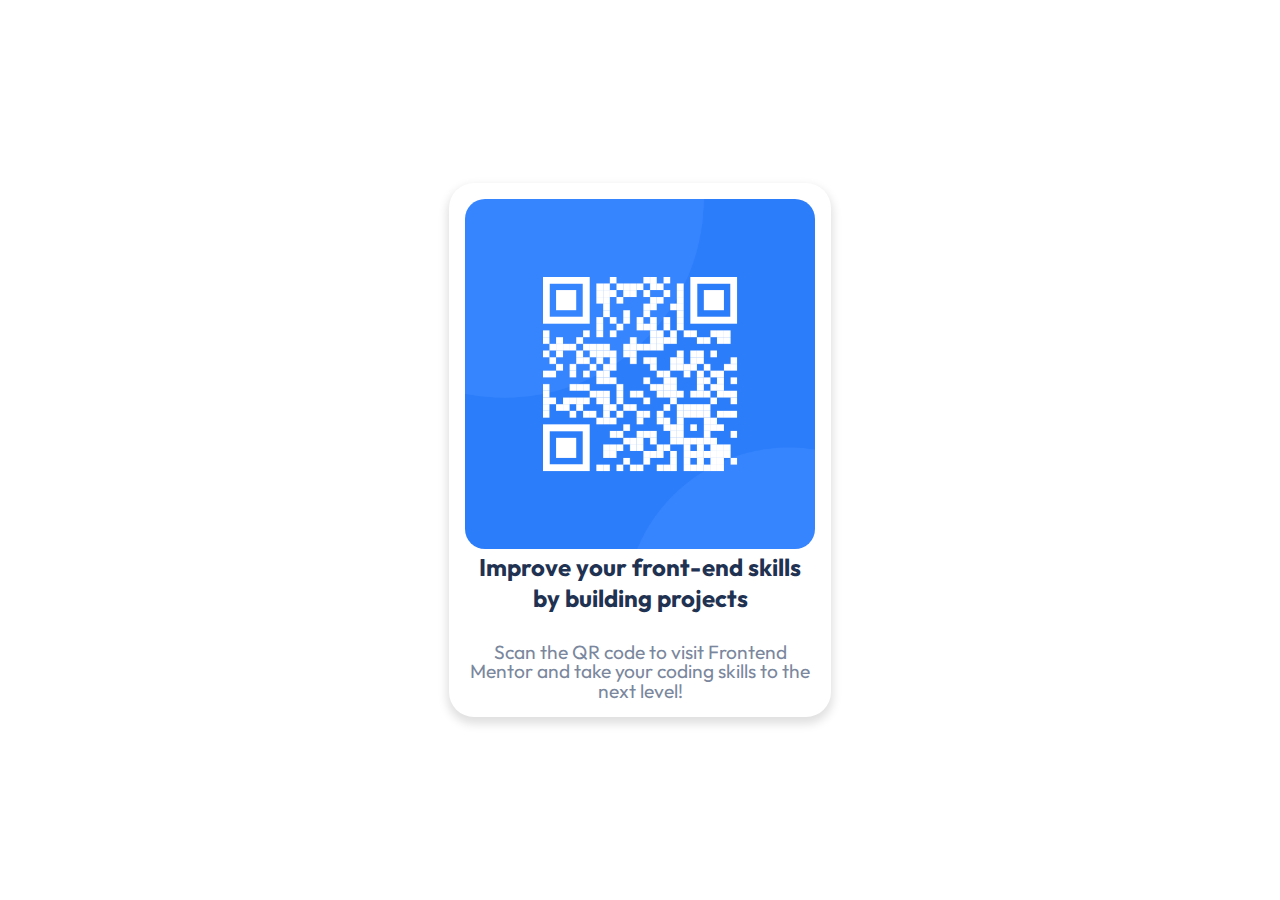
<file: qr-code-component-main/index.html>
<!DOCTYPE html>
<html lang="en">

<head>
  <meta charset="UTF-8">
  <meta name="viewport" content="width=device-width, initial-scale=1.0">
  <!-- displays site properly based on user's device -->

  <link rel="icon" type="image/png" sizes="32x32" href="./images/favicon-32x32.png">

  <title>Frontend Mentor | QR code component</title>
  <link rel="stylesheet" href="style.css">
</head>

<body>
  <div class="card">
    <div class="card-image">
      <img src="./images/image-qr-code.png" alt="qr-code">
    </div>

    <div class="card-body">
      <p class="card-title">
        Improve your front-end skills
        by building projects
      </p>
      <p class="card-text">
        Scan the QR code to visit Frontend Mentor and
        take your coding skills to the next level!
      </p>
    </div>
  </div>
</body>

</html>
</file>
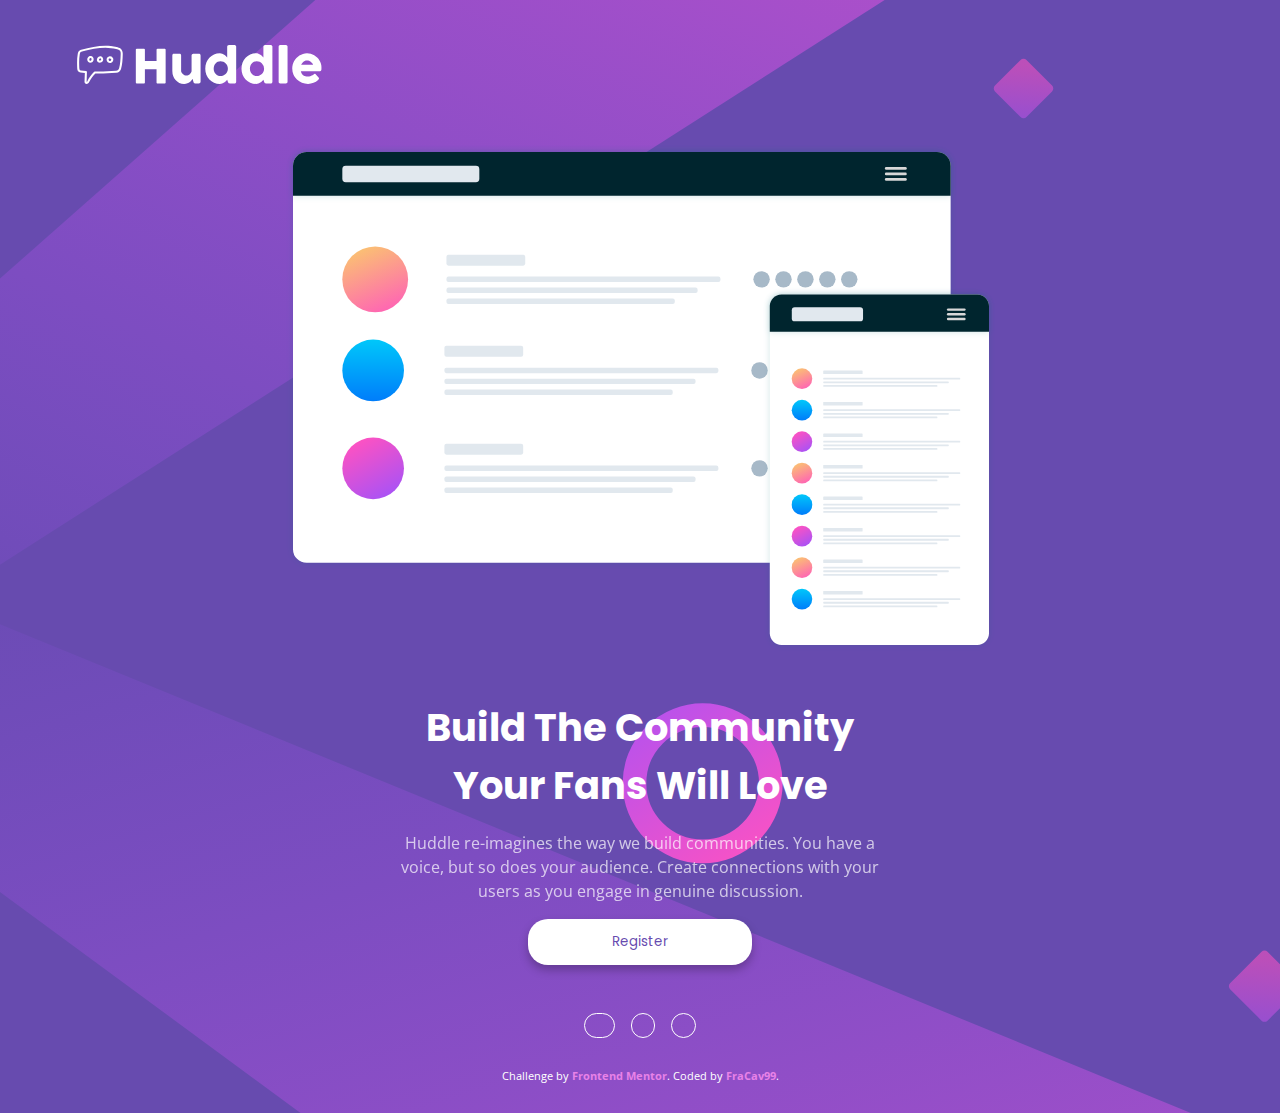
<file: challenges/newbie/huddle-landing-page-with-single-introductory-section-master/index.html>
<!DOCTYPE html>
<html lang="en">

<head>
  <meta charset="UTF-8">

  <!-- displays site properly based on user's device -->
  <meta name="viewport" content="width=device-width, initial-scale=1.0">

  <link rel="icon" type="image/png" sizes="32x32" href="./images/favicon-32x32.png">

  <title>Frontend Mentor | Huddle landing page with single introductory section</title>

  <!-- FontAwesome CDN -->
  <link rel="stylesheet" href="https://cdnjs.cloudflare.com/ajax/libs/font-awesome/6.1.2/css/all.min.css"
    integrity="sha512-1sCRPdkRXhBV2PBLUdRb4tMg1w2YPf37qatUFeS7zlBy7jJI8Lf4VHwWfZZfpXtYSLy85pkm9GaYVYMfw5BC1A=="
    crossorigin="anonymous" referrerpolicy="no-referrer" />

  <!-- Custom stylesheet -->
  <link rel="stylesheet" href="css/style.css">
</head>

<body>

  <main class="wrapper" role="main">
    <img src="./images/logo.svg" alt="huddle logo" class="logo">

    <div class="container">
      <img src="./images/illustration-mockups.svg" class="illustration" alt="">

      <div class="hero">
        <h1 class="title">Build The Community Your Fans Will Love</h1>
        <p class="description">
          Huddle re-imagines the way we build communities. You have a voice, but so does your audience.
          Create connections with your users as you engage in genuine discussion.
        </p>
        <button type="button" class="register-btn">Register</button>
      </div>
    </div>

    <div class="social">
      <a href="#" class="icon-container">
        <i class="fa-brands fa-facebook-f"></i>
      </a>
      <a href="#" class="icon-container">
        <i class="fa-brands fa-twitter"></i>
      </a>
      <a href="#" class="icon-container">
        <i class="fa-brands fa-instagram"></i>
      </a>
    </div>
  </main>

  <footer>
    <p class="attribution">
      Challenge by <a href="https://www.frontendmentor.io?ref=challenge" target="_blank">Frontend Mentor</a>.
      Coded by <a href="https://github.com/FraCav99">FraCav99</a>.
    </p>
  </footer>
</body>

</html>
</file>
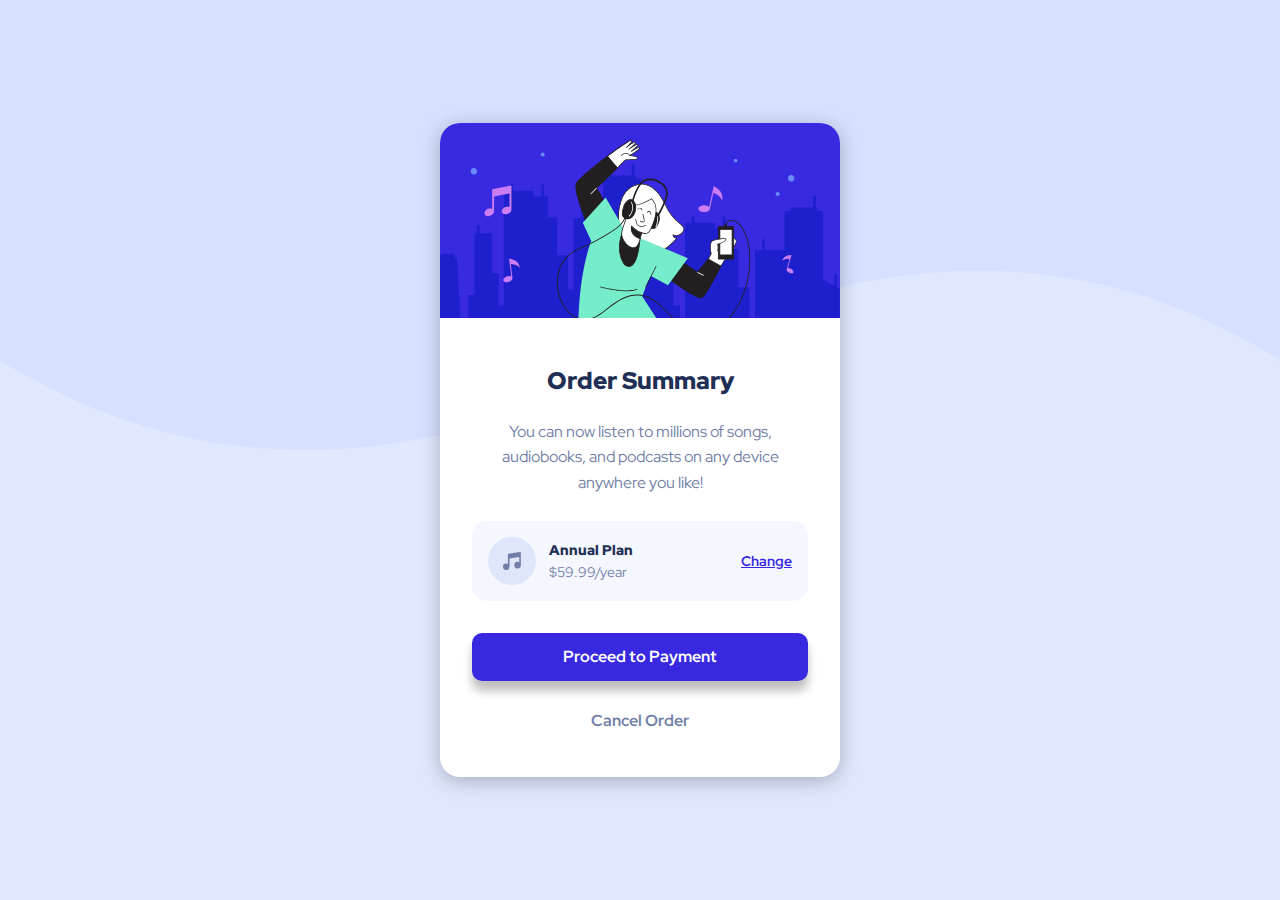
<file: challenges/newbie/order-summary-component-main/index.html>
<!DOCTYPE html>
<html lang="en">
<head>
  <meta charset="UTF-8">
  <meta name="viewport" content="width=device-width, initial-scale=1.0"> <!-- displays site properly based on user's device -->

  <link rel="icon" type="image/png" sizes="32x32" href="./images/favicon-32x32.png">
  
  <title>Frontend Mentor | Order summary card</title>
  <link rel="stylesheet" href="styles/style.css">
</head>
<body>
  <main class="card">
    <img
      class="hero"
      src="./images/illustration-hero.svg"
      alt="illustration-hero"
    >

    <div class="card__body">
      <h1 class="title">Order Summary</h1>
      
      <p class="description">
        You can now listen to millions of songs, audiobooks, and podcasts on any 
        device anywhere you like!
      </p>

      <div class="planning-container">
        <div class="planning-info">
          <img src="./images/icon-music.svg" alt="icon-music">
          <div>
            <p class="plan">Annual Plan</p>
            <p class="price">$59.99/year</p>
          </div>
        </div>
        <a href="#" class="change">Change</a>
      </div>

      <a href="#" class="btn-cta">Proceed to Payment</a>
      <a href="#" class="btn-dismiss">Cancel Order</a>
    </div>
  </main>
</body>
</html>
</file>
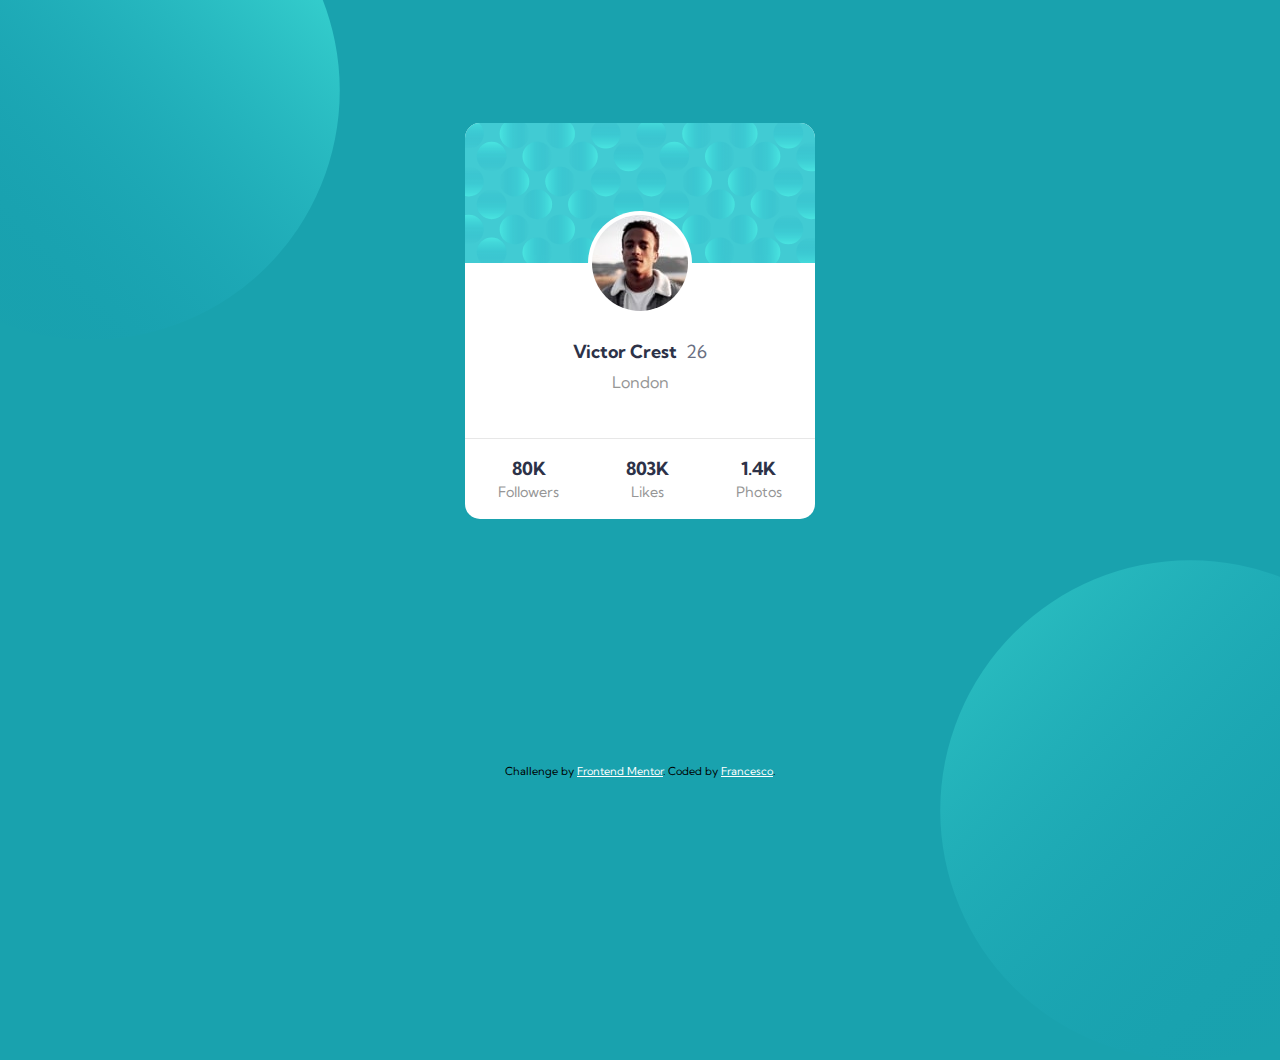
<file: challenges/newbie/profile-card-component-main/index.html>
<!DOCTYPE html>
<html lang="en">
<head>
  <meta charset="UTF-8">
  <meta name="viewport" content="width=device-width, initial-scale=1.0"> <!-- displays site properly based on user's device -->

  <link rel="icon" type="image/png" sizes="32x32" href="./images/favicon-32x32.png">
  
  <title>Frontend Mentor | Profile card component</title>

  <link rel="stylesheet" href="css/style.css">
</head>
<body>
  <img src="images/bg-pattern-top.svg" alt="" class="pattern top">
  <img src="images/bg-pattern-bottom.svg" alt="" class="pattern bottom">

  <main class="card">
    <img src="images/bg-pattern-card.svg" alt="" class="card-banner">
    <div class="card-details">
      <div class="propic">
        <img src="images/image-victor.jpg" alt="profile picture">
      </div>
      <div class="info">
        <h1 class="highlighted">Victor Crest <span class="age">26</span></h1>
        <p>London</p>
      </div>
      <div class="stats">
        <div class="stat-block">
          <p class="highlighted">80K</p>
          <p class="stat-text">Followers</p>
        </div>
        <div class="stat-block">
          <p class="highlighted">803K</p>
          <p class="stat-text">Likes</p>
        </div>
        <div class="stat-block">
          <p class="highlighted">1.4K</p>
          <p class="stat-text">Photos</p>
        </div>
      </div>
    </div>
  </main>
  <div class="attribution">
    Challenge by <a href="https://www.frontendmentor.io?ref=challenge" target="_blank">Frontend Mentor</a>. 
    Coded by <a href="https://github.com/FraCav99">Francesco</a>.
  </div>
</body>
</html>
</file>
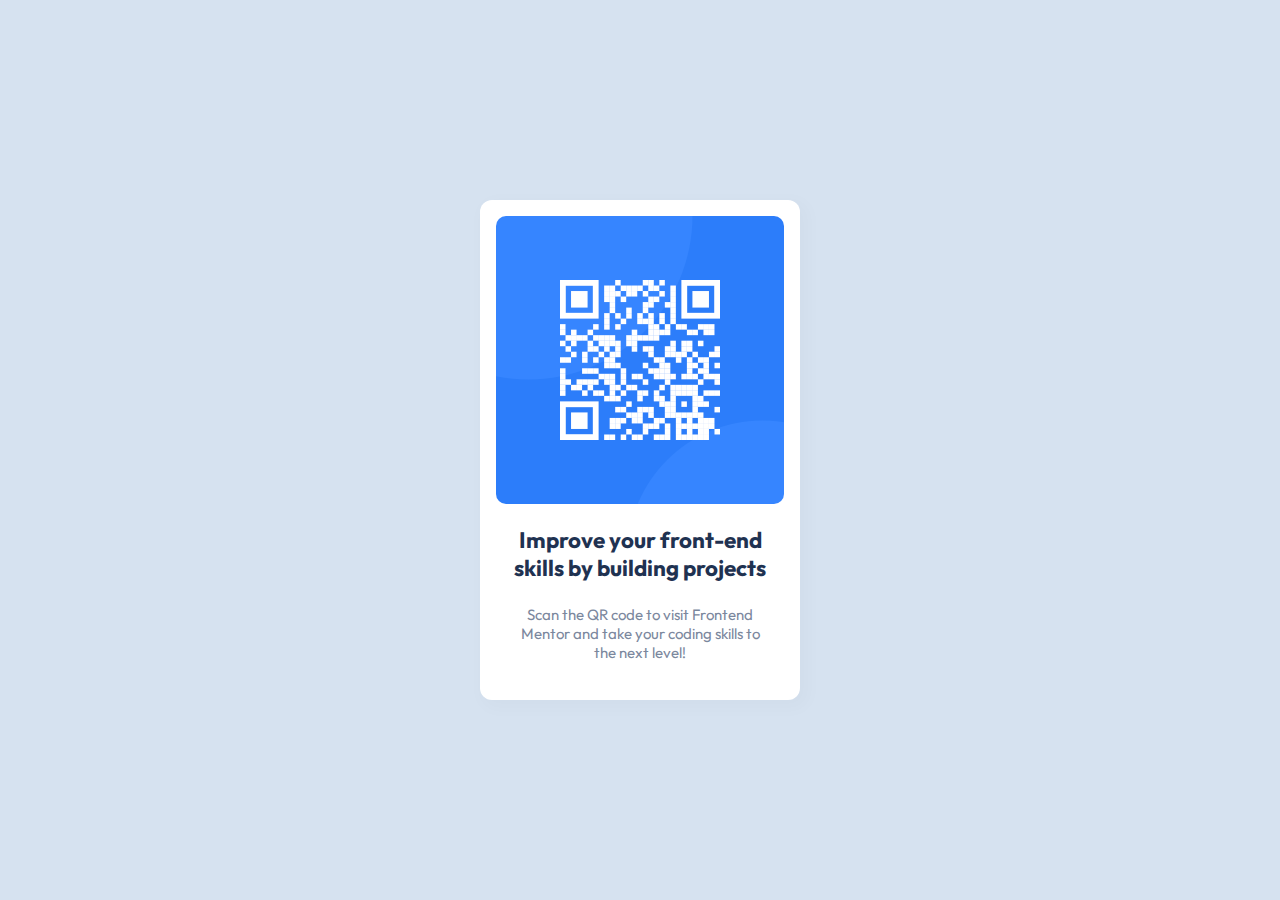
<file: challenges/newbie/qr-code-component-main/index.html>
<!DOCTYPE html>
<html lang="en">

<head>
  <meta charset="UTF-8">
  <meta name="viewport" content="width=device-width, initial-scale=1.0">
  <!-- displays site properly based on user's device -->

  <link rel="icon" type="image/png" sizes="32x32" href="./images/favicon-32x32.png">

  <title>Frontend Mentor | QR code component</title>
  <link rel="stylesheet" href="style.css">
</head>

<body>
  <main class="card">
    <img src="./images/image-qr-code.png" alt="qr-code">

    <h1 class="card-title">
      Improve your front-end skills
      by building projects
    </h1>
    <p class="card-text">
      Scan the QR code to visit Frontend Mentor and
      take your coding skills to the next level!
    </p>
  </main>
</body>

</html>
</file>
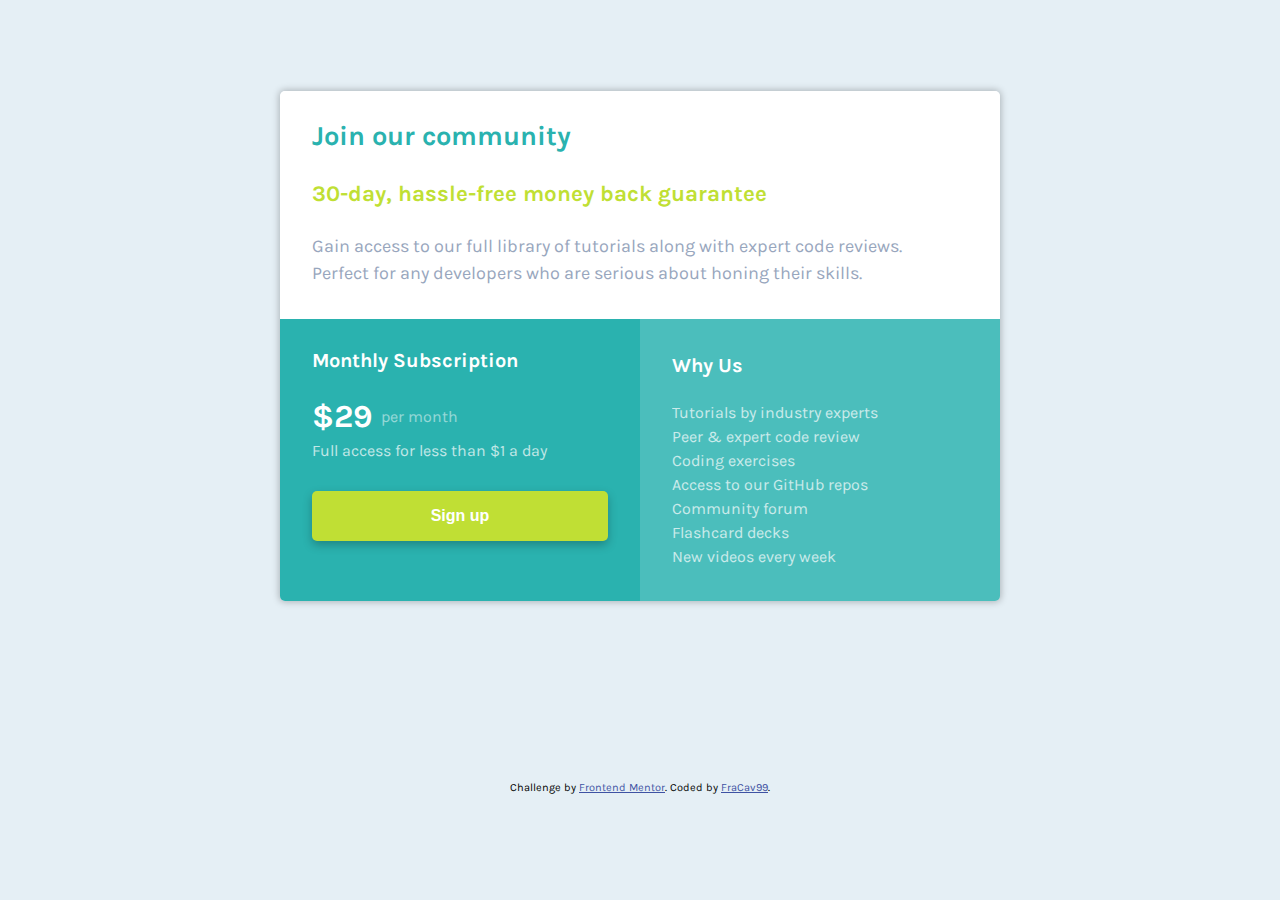
<file: challenges/newbie/single-price-grid-component-master/index.html>
<!DOCTYPE html>
<html lang="en">
<head>
  <meta charset="UTF-8">
  <meta name="viewport" content="width=device-width, initial-scale=1.0"> <!-- displays site properly based on user's device -->

  <link rel="icon" type="image/png" sizes="32x32" href="./images/favicon-32x32.png">
  
  <title>Frontend Mentor | Single Price Grid Component</title>
  <link rel="stylesheet" href="css/style.css">
</head>
<body>


  <main class="container">
    <section class="box first__box">
      <h1 class="first__box__title">Join our community</h1>
      <h2 class="first__box__subtitle">30-day, hassle-free money back guarantee</h2>
      <p class="first__box__paragraph">
        Gain access to our full library of tutorials along with expert code reviews. 
        Perfect for any developers who are serious about honing their skills.
      </p>
    </section>

    <div class="cols">
      <section class="box second__box">
        <h1 class="second__box__title">Monthly Subscription</h1>
        <h2 class="second__box__subtitle">
          &dollar;29 <span class="smaller-text">per month</span>
        </h2>
        <p class="second__box__paragrapgh">
          Full access for less than &dollar;1 a day
        </p>
  
        <button type="button" class="btn">Sign up</button>
      </section>
      
      <section class="box third__box">
        <h1 class="third__box__title">Why Us</h1>
        <ul class="third__box__feature">
          <li>Tutorials by industry experts</li>
          <li>Peer &amp; expert code review</li>
          <li>Coding exercises</li>
          <li>Access to our GitHub repos</li>
          <li>Community forum</li>
          <li>Flashcard decks</li>
          <li>New videos every week</li>
        </ul>
      </section>
    </div>
  </main>

  <footer>
    <p class="attribution">
      Challenge by <a href="https://www.frontendmentor.io?ref=challenge" target="_blank">Frontend Mentor</a>. 
      Coded by <a href="https://github.com/FraCav99">FraCav99</a>.
    </p>
  </footer>
</body>
</html>
</file>
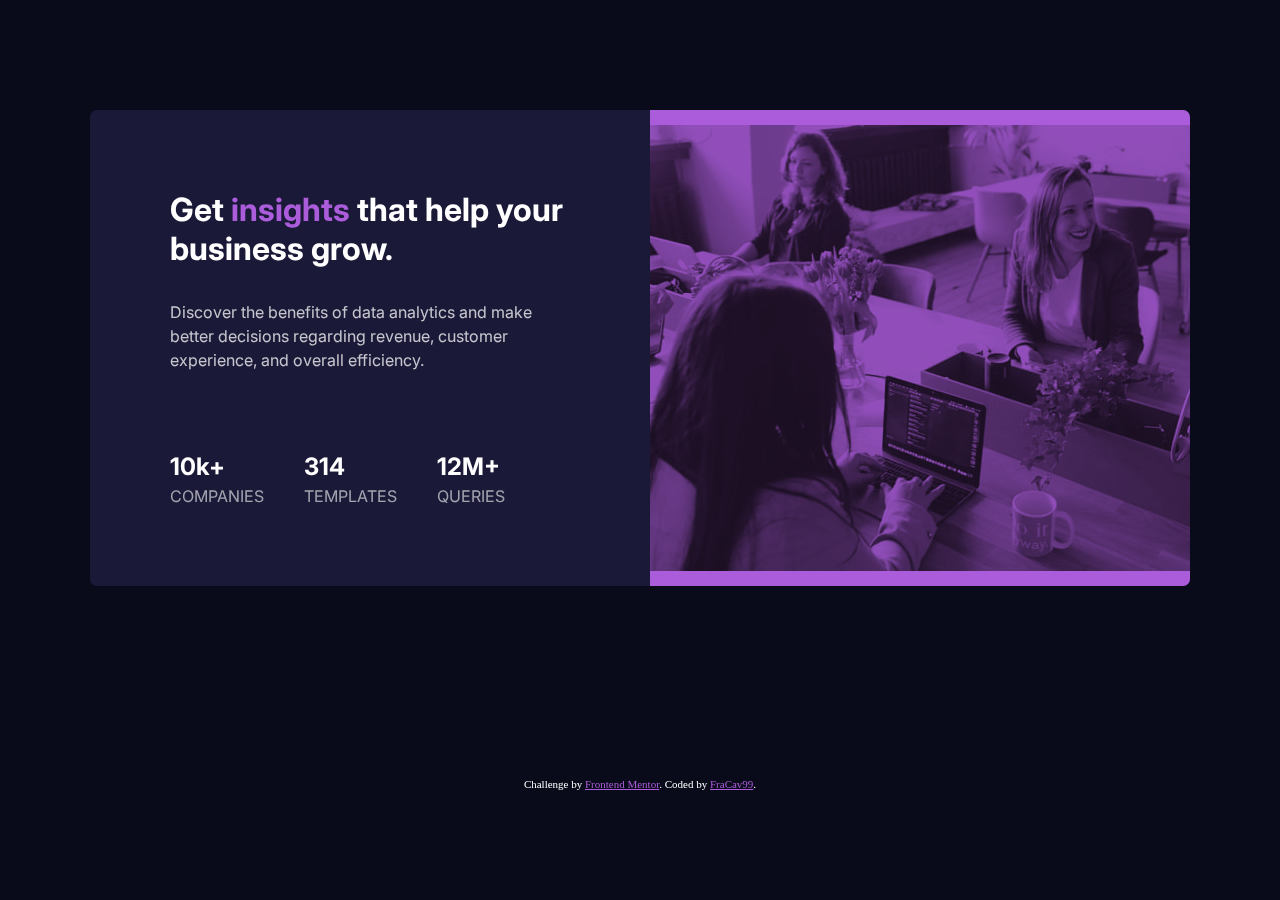
<file: challenges/newbie/stats-preview-card-component-main/index.html>
<!DOCTYPE html>
<html lang="en">
<head>
  <meta charset="UTF-8">
  <meta name="viewport" content="width=device-width, initial-scale=1.0"> <!-- displays site properly based on user's device -->

  <link rel="icon" type="image/png" sizes="32x32" href="./images/favicon-32x32.png">
  
  <title>Frontend Mentor | Stats preview card component</title>
  <link rel="stylesheet" href="style.css">
</head>
<body>

  <main class="card">
    <picture class="img-container">
      <source 
      media="(min-width: 63.25em)"
      srcset="./images/image-header-desktop.jpg"
      alt="A group of people at work table"
      >
      <img
      src="./images/image-header-mobile.jpg"
      alt="A group of people at work table"
      >
    </picture>

    <div class="content">
      <h1 class="title">Get <span class="highlight-text">insights</span> that help your business grow.</h1>

      <p class="description">
        Discover the benefits of data analytics and make better decisions regarding revenue, customer 
        experience, and overall efficiency.
      </p>

      <div class="stats-wrapper">
        <div class="stat">
          <h2 class="value">10k+</h2>
          <p class="value-text">companies</p>
        </div>
        <div class="stat">
          <h2 class="value">314</h2>
          <p class="value-text">templates</p>
        </div>
        <div class="stat">
          <h2 class="value">12M+</h2>
          <p class="value-text">queries</p>
        </div>
      </div>
    </div>
  </main>
  
  <div class="attribution">
    Challenge by <a href="https://www.frontendmentor.io?ref=challenge" target="_blank">Frontend Mentor</a>. 
    Coded by <a href="https://github.com/FraCav99">FraCav99</a>.
  </div>
</body>
</html>
</file>
<file: challenges/newbie/stats-preview-card-component-main/style.css>
@import url('https://fonts.googleapis.com/css2?family=Inter:wght@400;700&family=Lexend+Deca&display=swap');

/* Global setup */
:root {
    --inter-font: 'Inter', sans-serif;
    --lexend-deca-font: 'Lexend Deca', sans-serif;
    --very-dark-blue: hsl(233, 47%, 7%);
    --dark-desaturated-blue: hsl(244, 38%, 16%);
    --soft-violet: hsl(277, 64%, 61%);
    --white: hsl(0, 0%, 100%);
    --slightly-transparent-white: hsla(0, 0%, 100%, 0.75);
    --slightly-transparent-white2: hsla(0, 0%, 100%, 0.6);
}

* {
    margin: 0;
    padding: 0;
    box-sizing: border-box;
}

body {
    min-height: 100vh;
    display: grid;
    place-items: center;
    font-size: 0.9375rem;
    padding: 2em;
    background-color: var(--very-dark-blue);
}

/* Content */
.card {
    background-color: var(--dark-desaturated-blue);
    color: var(--white);
    font-family: var(--inter-font);
    border-radius: 7px;
    overflow: hidden;
    margin-bottom: 2rem;
}

.img-container {
    display: block;
    background-color: var(--soft-violet);
}

.img-container img {
    display: block;
    width: 100%;
    height: 100%;
    mix-blend-mode: multiply;
    filter: brightness(1.1) contrast(0.7);
    object-fit: contain;
}

.content {
    display: flex;
    flex-direction: column;
    align-items: center;
    text-align: center;
    padding: 1.7em;
    font-size: clamp(.4rem, 4vw, 1rem);
    row-gap: 2rem;
}

.title {
    max-width: 25rem;
}

.highlight-text {
    color: var(--soft-violet);
}

.description {
    line-height: 1.5;
    color: var(--slightly-transparent-white);
    max-width: 25rem;
}

.stats-wrapper {
    display: flex;
    flex-direction: column;
    gap: 2.5rem;
    max-width: 25rem;
}

.value {
    margin-bottom: .3rem;
}

.value-text {
    color: var(--slightly-transparent-white2);
    text-transform: uppercase;
}

.attribution { font-size: 0.6875rem; text-align: center; color: #fff;}
.attribution a { color: var(--soft-violet); }

/* Media queries */
@media (min-width: 63.25em) {
    .card {
        display: flex;
        flex-direction: row-reverse;
    }

    .content {
        align-items: stretch;
        text-align: left;
        padding: 5em;
    }

    .description {
        margin-bottom: 3rem;
    }

    .stats-wrapper {
        flex-direction: row;
    }
}
</file>
<file: qr-code-component-main/style.css>
@import url('./reset.css');
@import url('https://fonts.googleapis.com/css2?family=Outfit:wght@400;700&display=swap');

/* General styles */
:root {
    --white: hsl(0, 0, 100%);
    --light-grey: hsl(212, 45% 89%);
    --grayish-blue: hsl(220, 15%, 55%);
    --dark-blue: hsl(218, 44%, 22%);
}

html,
body {
    min-height: 100vh;
}

body {
    display: flex;
    justify-content: center;
    align-items: center;
    padding: 0 20px;
}

p {
    font-family: 'Outfit', sans-serif;
    font-size: 15px;
}

/* Element styling */
.card {
    max-width: 350px;
    background-color: var(--white);
    border-radius: 25px;
    box-shadow: 0 5px 10px 2px rgba(0, 0, 0, 0.125);
    padding: 1em;
}

.card-image {
    max-width: 350px;
    margin: 0 auto;
    border-radius: 15px;
}

.card-image img {
    width: 100%;
    border-radius: 20px;
}

.card-body {
    max-width: 350px;
    padding: 2m 1.2em;
    text-align: center;
}

.card-title {
    font-weight: 700;
    font-size: 1.5rem;
    line-height: 1.3;
    color: var(--dark-blue);
}

.card-text {
    margin-top: 1.5em;
    font-size: 1.2rem;
    color: var(--grayish-blue);
    font-weight: 400;
}
</file>
<file: challenges/newbie/huddle-landing-page-with-single-introductory-section-master/css/style.css>
@import url('https://fonts.googleapis.com/css2?family=Open+Sans&family=Poppins:wght@400;600&display=swap');
@import url("./reset.css");

/* Global styling */
:root {
    --violet: hsl(257, 40%, 49%);
    --soft-magenta: hsl(300, 69%, 71%);
}

* {
    padding: 0;
    margin: 0;
    box-sizing: border-box;
}

html {
    font-size: 100%;
}

body {
    font-family: 'Open Sans', sans-serif;
    background-color: var(--violet);
    background-image: url("../images/bg-mobile.svg");
    background-repeat: no-repeat;
    background-size: 100%;
    background-position: top;
    min-height: 100vh;
    display: grid;
    place-items: center;
    color: #fff;
}

a {
    text-decoration: none;
    color: #fff;
}

/* Content styling */
.container,
.hero {
    display: flex;
    flex-direction: column;
    align-items: center;
}

.wrapper {
    width: min(90%, 80rem);
    display: grid;
    row-gap: 3rem;
    padding-block: 2rem;
}

.logo {
    display: block;
    max-width: 16.5rem;
    width: 45%;
}

.container {
    gap: 3rem;
}

.hero {
    row-gap: 1rem;
    text-align: center;
    line-height: 1.5;
}

.illustration {
    display: block;
    width: 100%;
    max-width: 44.3125rem;
}

.title {
    font-size: clamp(1.4rem, 5vw, 2.4rem);
    font-weight: 700;
    font-family: 'Poppins', sans-serif;
    max-width: 30rem;
}

.description {
    font-size: clamp(.4rem, 4.5vw, 1rem);
    max-width: 30rem;
    opacity: .7;
}

.register-btn {
    cursor: pointer;
    background-color: white;
    border: none;
    border-radius: 20px;
    box-shadow: 0 5px 10px 0 rgba(0, 0, 0, 0.25);
    font-family: 'Poppins', sans-serif;
    width: 100%;
    max-width: 14rem;
    padding-block: 1em;
    color: var(--violet);
    transition: all .25s ease-in-out;
}

.register-btn:hover {
    background-color: var(--soft-magenta);
    color: white;
}

.social {
    display: flex;
    align-items: center;
    justify-self: center;
    font-size: clamp(.7rem, 3.5vw, 1rem);
    gap: 1em;
}

.icon-container {
    border: 1px solid white;
    padding: .7em;
    border-radius: 50px;
}

.icon-container:first-of-type {
    padding: .7em .9em;
}

.icon-container:hover {
    border-color: var(--soft-magenta);
    color: var(--soft-magenta);
}

.attribution {
    font-size: 0.6875rem;
    text-align: center;
    padding-bottom: 2rem;
}

.attribution a {
    color: var(--soft-magenta);
    font-weight: bold;
}

/* Media queries */
@media screen and (min-width: 47.99em) {
    body {
        background-image: url("../images/bg-desktop.svg");
        background-size: cover;
    }
}

@media screen and (min-width: 81.25em) {
    .container,
    .hero {
        text-align: left;
        align-items: start;
    }

    .container {
        flex-direction: row;
    }

    .hero {
        padding-top: 3rem;
    }

    .social {
        justify-self: end;
    }
}
</file>
<file: challenges/newbie/order-summary-component-main/styles/style.css>
@import url('https://fonts.googleapis.com/css2?family=Red+Hat+Display:wght@500;700;900&display=swap');
@import url('./reset.css');

:root {
    --w500: 500;
    --w700: 700;
    --w900: 900;
    --pale-blue: hsl(225, 100%, 94%);
    --bright-blue: hsl(245, 75%, 52%);
    --very-pale-blue: hsl(225, 100%, 98%);
    --desaturated-blue: hsl(224, 23%, 55%);
    --dark-blue: hsl(223, 47%, 23%);
}

/* General styling */
* {
    margin: 0;
    padding: 0;
    box-sizing: border-box;
}

body {
    min-height: 100vh;
    font-family: 'Red Hat Display', sans-serif;
    background-image:  url("../images/pattern-background-mobile.svg");
    background-repeat: no-repeat;
    background-size: 100% 50%;
    background-color: var(--pale-blue);
    display: grid;
    place-items: center;
}

/* Card */
.card {
    width: min(88%, 400px);
    background-color: #fff;
    border-radius: 20px;
    box-shadow: 0 4px 20px rgba(0, 0, 0, 0.25);
}

.hero {
    width: 100%;
    border-top-left-radius: 20px;
    border-top-right-radius: 20px;
}

.card__body {
    display: flex;
    flex-direction: column;
    align-items: center;
    padding: 3em 2em;
}

.title {
    font-size: clamp(1.2rem, 7vw, 1.5rem);
    font-weight: var(--w900);
    color: var(--dark-blue);
}

.description {
    color: var(--desaturated-blue);
    text-align: center;
    padding: 1.6em 0;
    line-height: 1.6;
    font-size: clamp(.8rem, 4.125vw, 1rem);
}

.planning-container {
    background-color: var(--very-pale-blue);
    width: 100%;
    display: flex;
    align-items: center;
    justify-content: space-between;
    border-radius: 15px;
    padding: 1em;
    margin-bottom: 2rem;
}

.planning-info {
    display: flex;
    align-items: center;
}

.planning-info img {
    width: clamp(30px, 10vw, 48px);
    margin-right: .8rem;
}

.planning-info div {
    font-size: clamp(.025rem, 4vw, .9rem);
}

.plan {
    font-weight: var(--w900);
    color: var(--dark-blue);
    margin-bottom: .5rem;
}

.price {
    color: var(--desaturated-blue);
}

.change {
    font-size: clamp(.025rem, 3.5vw, .9rem);
    color: var(--bright-blue);
    font-weight: var(--w700);
    transition: opacity .2s ease-in-out;
}

.change:hover {
    text-decoration: none;
    opacity: .75;
}

.btn-cta {
    width: 100%;
    text-align: center;
    padding: 1em 0;
    background-color: var(--bright-blue);
    color: #fff;
    text-decoration: none;
    font-weight: var(--w700);
    border-radius: 10px;
    margin-bottom: 2rem;
    box-shadow: 0 10px 10px rgba(0, 0, 0, 0.25);
    transition: opacity .2s ease-in-out;
}

.btn-cta:hover {
    opacity: .75;
}

.btn-dismiss {
    text-decoration: none;
    color: var(--desaturated-blue);
    font-weight: var(--w700);
    transition: color .2s ease-in-out;
}

.btn-dismiss:hover {
    color: var(--dark-blue);
}


/* Media queries */
@media (min-width: 40em) {
    body {
        background-image: url("../images/pattern-background-desktop.svg");
    }
}
</file>
<file: challenges/newbie/profile-card-component-main/css/style.css>
@import url("reset.css");
@import url('https://fonts.googleapis.com/css2?family=Kumbh+Sans:wght@400;700&display=swap');

/* Global style */
:root {
    /* Primary */
    --dark-cyan: hsl(185, 75%, 39%);
    --very-dark-desaturated-blue: hsl(229, 23%, 23%);
    --dark-grayish-blue: hsl(227, 10%, 46%);

    /* Neutral */
    --dark-gray: hsl(0, 0%, 59%);
}

* {
    margin: 0;
    padding: 0;
    box-sizing: border-box;
}

html {
    font-size: 100%;
}

body {
    min-height: 100vh;
    background-color: var(--dark-cyan);
    position: relative;
    font-family: 'Kumbh Sans', sans-serif;
    display: grid;
    place-items: center;
    overflow: hidden;
}

img {
    display: block;
    width: 100%;
}

/* Content Styling */
.card {
    background-color: white;
    color: var(--dark-gray);
    width: min(88%, 21.875rem);
    border-radius: 15px;
    overflow: hidden;
    z-index: 99;
    animation: fadeIn 1s ease-in-out;
}

.card-details {
    position: relative;
    text-align: center;
}

.propic {
	width: 6.5rem;
	background-color: white;
	padding: 0.25em;
	border-radius: 100%;
	transform: translateY(-50%);
	position: absolute;
	left: 0;
	right: 0;
	margin-inline: auto;
}

.propic img {
    border-radius: 100%;
}

.info {
	padding-top: 5em;
	padding-bottom: 3em;
}

.info .highlighted {
    padding-bottom: 0.7em;
}

.info .age {
	font-weight: 400;
	color: var(--dark-grayish-blue);
	padding-left: .3em;
}

.stats {
	display: flex;
	justify-content: space-around;
	padding-block: 1em;
    border-top: 1px solid #e7e7e7;
    line-height: 1.5;
}

.stat-text {
    font-size: 0.9rem;
}

.pattern {
    position: absolute;
    max-width: 31.25rem;
}

.top {
    top: -10rem;
    left: -10rem;
    animation: kickFromTop 1s ease-in-out;
}

.bottom {
    bottom: -10rem;
    right: -10rem;
    animation: kickFromBottom 1s ease-in-out;
}

.highlighted {
    font-size: 1.125rem;
    font-weight: 700;
    color: var(--very-dark-desaturated-blue);
}

.attribution { 
    font-size: 0.6875rem;
    text-align: center;
    animation: fadeIn 1s ease-in-out;
}
.attribution a { 
    color: white;
}

/* Keyframes */
@keyframes fadeIn {
    0% {
        transform: translateY(50%);
        opacity: 0;
    }
    100% {
        transform: translateY(0);
        opacity: 1;
    }
}

@keyframes kickFromTop {
    from {
        top: -23rem;
        left: -23rem;
    }
    to {
        top: -10rem;
        left: -10rem;
    }
}

@keyframes kickFromBottom {
    from {
        bottom: -23rem;
        right: -23rem;
    }
    to {
        bottom: -10rem;
        right: -10rem;
    }
}
</file>
<file: challenges/newbie/qr-code-component-main/style.css>
/* @import url('./reset.css'); */
@import url('https://fonts.googleapis.com/css2?family=Outfit:wght@400;700&display=swap');

/* General styles */
:root {
    --light-gray: hsl(212, 45%, 89%);
    --grayish-blue: hsl(220, 15%, 55%);
    --dark-blue: hsl(218, 44%, 22%);
}

* {
    margin: 0;
    padding: 0;
    box-sizing: border-box;
}

body {
    display: grid;
    place-items: center;
    min-height: 100vh;
    background-color: var(--light-gray);
    font-family: 'Outfit', sans-serif;
}

img {
    display: block;
    max-width: 100%;
    border-radius: 10px;
}

/* Element styling */
.card {
    width: min(320px, 80%);
    background-color: var(--white);
    border-radius: 12px;
    box-shadow: 5px 5px 15px 5px rgba(0, 0, 0, 0.02);
    padding: 1em;
    background-color: #fff;
    text-align: center;
}

.card-title {
    color: var(--dark-blue);
    padding: 1em 0;
    font-size: clamp(1rem, 6vw, 1.4rem);
}

.card-text {
    color: var(--grayish-blue);
    padding-bottom: 1.5em;
    font-size: 0.9375rem;
    font-size: clamp(0.75rem, 4vw, 0.9375rem);
}

/* Media queries */
@media (min-width: 21.875em) {
    .card-text {
        padding-left: 1em;
        padding-right: 1em;
    }
}
</file>
<file: challenges/newbie/single-price-grid-component-master/css/style.css>
@import url("reset.css");
@import url('https://fonts.googleapis.com/css2?family=Karla:wght@400;700&display=swap');

/* Global styling */
:root {
    /* Primary */
    --cyan: hsl(179, 62%, 43%);
    --bright-yellow: hsl(71, 73%, 54%);
    --third-box: hsl(179, 47%, 52%);

    /* Neutral */
    --light-gray: hsl(204, 43%, 93%);
    --grayish-blue: hsl(218, 22%, 67%);
}

html {
    font-size: 100%;
}

body {
    display: grid;
    place-items: center;
    min-height: 100vh;
    font-family: 'Karla', sans-serif;
    background-color: var(--light-gray);
}

/* Content */
.container {
    width: min(88%, 45rem);
    border-radius: 5px;
    overflow: hidden;
    box-shadow: 0 0 7px 1px rgba(0, 0, 0, 0.25);
    margin-top: 1rem;
}

.box {
    padding: 2em;
}

.first__box {
    background-color: white;
}

.first__box__title {
    color: var(--cyan);
    padding-bottom: 1em;
    font-weight: 700;
    font-size: clamp(1.125rem, 5vw, 1.7rem);
}

.first__box__subtitle {
    color: var(--bright-yellow);
    padding-bottom: 1em;
    font-weight: 700;
    line-height: 1.5;
    font-size: clamp(.875rem, 4vw, 1.4rem);
}

.first__box__paragraph {
    color: var(--grayish-blue);
    line-height: 1.5;
    font-size: clamp(.875rem, 4vw, 1.125rem);
}

.second__box {
    background-color: var(--cyan);
    color: white;
}

.second__box__title {
    font-weight: 700;
    font-size: clamp(1.125rem, 5vw, 1.25rem);
    padding-bottom: 1.5em;
}

.second__box__subtitle {
    display: flex;
    align-items: center;
    font-weight: 700;
    padding-bottom: 0.3em;
    font-size: 2rem;
}

.smaller-text {
    font-weight: 400;
    font-size: 1rem;
    opacity: .5;
    padding-left: .5em;
}

.second__box__paragrapgh {
    opacity: .7;
    padding-bottom: 2em;
    font-size: clamp(.45rem, 4.5vw, 1rem);
}

.btn {
    cursor: pointer;
    color: white;
    padding-block: 1em;
    border: none;
    border-radius: 5px;
    width: 100%;
    background-color: var(--bright-yellow);
    font-weight: 700;
    box-shadow: 0 4px 10px rgba(0, 0, 0, .25);
    transition: all .2ms ease-in-out;
    font-size: 1rem;
}

.btn:hover {
    background-color: hsl(71.1, 61%, 61.8%);
}

.third__box {
    background-color: var(--third-box);
    color: white;
    line-height: 1.5;
}

.third__box__title {
    font-weight: 700;
    padding-bottom: 1em;
    font-size: clamp(1.125rem, 5vw, 1.25rem);
}

.third__box__feature {
    opacity: .7;
}

footer {
    padding-block: 2em;
}

.attribution { font-size: 11px; text-align: center; }
.attribution a { color: hsl(228, 45%, 44%); }

/* Media queries */
@media screen and (min-width: 49.999em) {
    .cols {
        display: flex;
    }

    .second__box,
    .third__box {
        width: 50%;
    }
    
    .first__box__paragraph {
        padding-inline-end: 1rem;
    }
}
</file>
